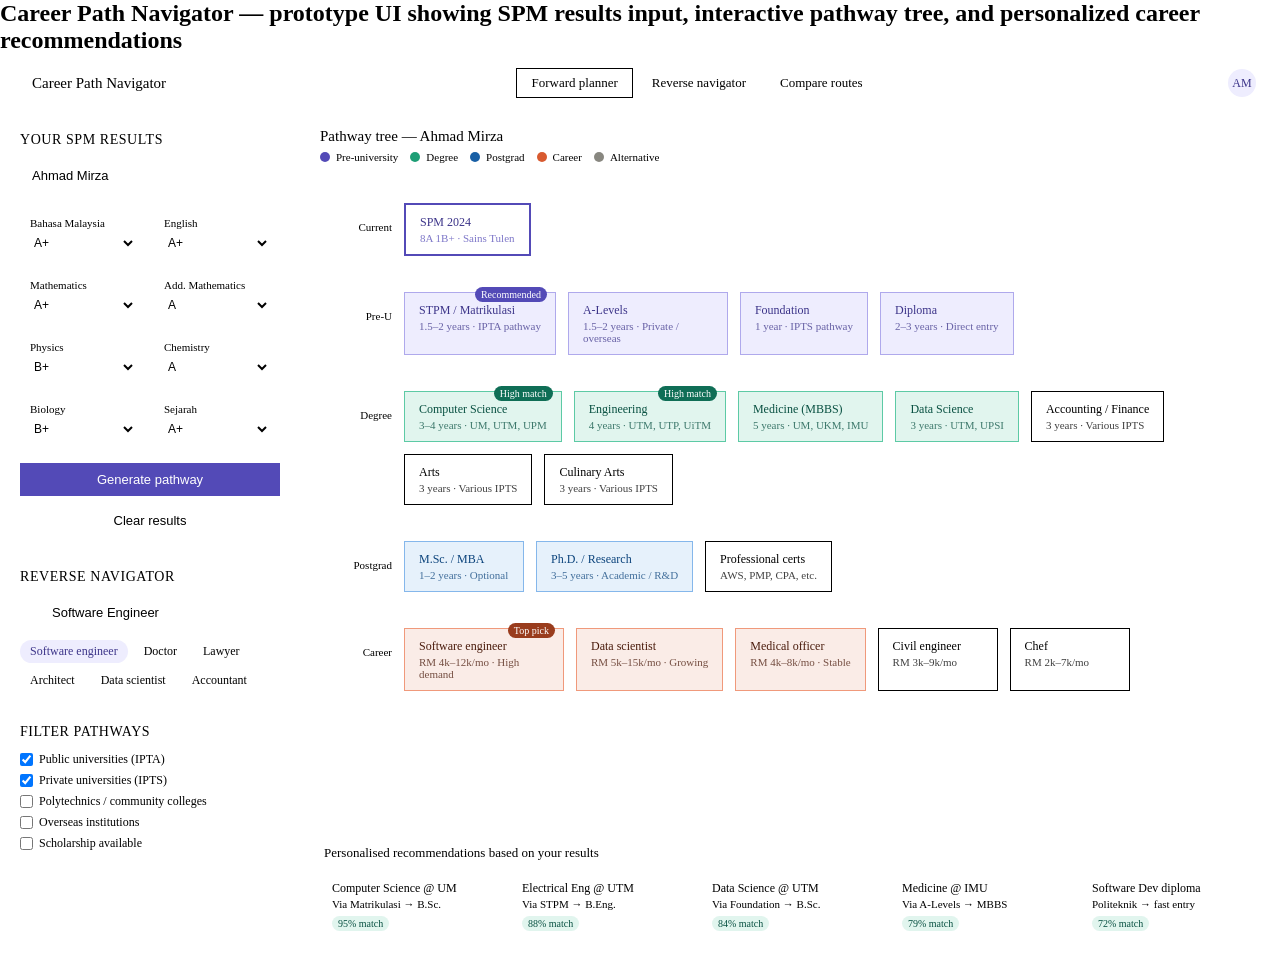
<file: index.html>
<!DOCTYPE html>
<html lang="en">
<head>
    <meta charset="UTF-8">
    <meta name="viewport" content="width=device-width, initial-scale=1.0">
    <title>Find My Path</title>
    <link rel="stylesheet" href="style.css">
</head>
<body>
    <h2 class="sr-only">Career Path Navigator — prototype UI showing SPM results input, interactive pathway tree, and personalized career recommendations</h2>

<nav class="nav">
  <div class="nav-logo"><i class="ti ti-route" aria-hidden="true"></i> Career Path Navigator</div>
  <div class="nav-tabs">
    <div class="tab active">Forward planner</div>
    <div class="tab">Reverse navigator</div>
    <div class="tab">Compare routes</div>
  </div>
  <div style="display:flex;align-items:center;gap:8px">
    <div style="width:28px;height:28px;border-radius:50%;background:#EEEDFE;display:flex;align-items:center;justify-content:center;font-size:12px;font-weight:500;color:#3C3489">AM</div>
  </div>
</nav>

<div class="main">
  <aside class="sidebar">
    <h2>Your SPM results</h2>
    <input class="result-input" type="text" placeholder="Student name / IC number" value="Ahmad Mirza">
    <div class="subject-grid">
      <div class="subject-card">
        <label>Bahasa Malaysia</label>
        <select><option class="grade-A">A+</option><option>A</option><option>B+</option></select>
      </div>
      <div class="subject-card">
        <label>English</label>
        <select><option class="grade-A">A+</option><option>A</option><option>B+</option></select>
      </div>
      <div class="subject-card">
        <label>Mathematics</label>
        <select><option class="grade-A">A+</option><option>A</option><option>B+</option></select>
      </div>
      <div class="subject-card">
        <label>Add. Mathematics</label>
        <select><option class="grade-A">A</option><option>A+</option><option>B+</option></select>
      </div>
      <div class="subject-card">
        <label>Physics</label>
        <select><option class="grade-B">B+</option><option>A+</option><option>A</option></select>
      </div>
      <div class="subject-card">
        <label>Chemistry</label>
        <select><option class="grade-A">A</option><option>A+</option><option>B+</option></select>
      </div>
      <div class="subject-card">
        <label>Biology</label>
        <select><option class="grade-B">B+</option><option>A+</option><option>A</option></select>
      </div>
      <div class="subject-card">
        <label>Sejarah</label>
        <select><option class="grade-A">A+</option><option>A</option><option>B+</option></select>
      </div>
    </div>
    <button class="btn-primary"><i class="ti ti-sparkles" aria-hidden="true"></i> Generate pathway</button>
    <button class="btn-secondary">Clear results</button>

    <hr class="divider">

    <h2>Reverse navigator</h2>
    <div class="search-career">
      <i class="ti ti-search" aria-hidden="true"></i>
      <input type="text" placeholder="Search target career..." value="Software Engineer">
    </div>
    <div class="career-chips">
      <div class="chip active">Software engineer</div>
      <div class="chip">Doctor</div>
      <div class="chip">Lawyer</div>
      <div class="chip">Architect</div>
      <div class="chip">Data scientist</div>
      <div class="chip">Accountant</div>
    </div>

    <hr class="divider">

    <h2>Filter pathways</h2>
    <div style="display:flex;flex-direction:column;gap:6px">
      <label style="font-size:12px;display:flex;align-items:center;gap:6px;color:var(--color-text-secondary);cursor:pointer"><input type="checkbox" checked> Public universities (IPTA)</label>
      <label style="font-size:12px;display:flex;align-items:center;gap:6px;color:var(--color-text-secondary);cursor:pointer"><input type="checkbox" checked> Private universities (IPTS)</label>
      <label style="font-size:12px;display:flex;align-items:center;gap:6px;color:var(--color-text-secondary);cursor:pointer"><input type="checkbox"> Polytechnics / community colleges</label>
      <label style="font-size:12px;display:flex;align-items:center;gap:6px;color:var(--color-text-secondary);cursor:pointer"><input type="checkbox"> Overseas institutions</label>
      <label style="font-size:12px;display:flex;align-items:center;gap:6px;color:var(--color-text-secondary);cursor:pointer"><input type="checkbox"> Scholarship available</label>
    </div>
  </aside>

  <main class="canvas-area" style="display:flex;flex-direction:column">
    <div class="canvas-header">
      <div>
        <h1>Pathway tree — Ahmad Mirza</h1>
        <div class="legend" style="margin-top:6px">
          <div class="legend-item"><div class="legend-dot" style="background:#534AB7"></div> Pre-university</div>
          <div class="legend-item"><div class="legend-dot" style="background:#1D9E75"></div> Degree</div>
          <div class="legend-item"><div class="legend-dot" style="background:#185FA5"></div> Postgrad</div>
          <div class="legend-item"><div class="legend-dot" style="background:#D85A30"></div> Career</div>
          <div class="legend-item"><div class="legend-dot" style="background:#888780"></div> Alternative</div>
        </div>
      </div>
      <div class="canvas-controls">
        <div class="icon-btn" title="Zoom in"><i class="ti ti-zoom-in" aria-hidden="true"></i></div>
        <div class="icon-btn" title="Zoom out"><i class="ti ti-zoom-out" aria-hidden="true"></i></div>
        <div class="icon-btn" title="Reset view"><i class="ti ti-focus-centered" aria-hidden="true"></i></div>
        <div class="icon-btn" title="Export"><i class="ti ti-download" aria-hidden="true"></i></div>
      </div>
    </div>

    <div class="tree-container">
      <div class="tree">

        <div class="tree-level">
          <div class="tree-level-label">Current</div>
          <div class="tree-nodes">
            <div class="node node-gray" style="background:var(--color-background-primary);border:2px solid #534AB7">
              <div class="node-title" style="color:#3C3489">SPM 2024</div>
              <div class="node-sub" style="color:#534AB7">8A 1B+ · Sains Tulen</div>
            </div>
          </div>
        </div>

        <div class="between-levels">
          <div style="margin-left:60px;display:flex;flex-direction:column;align-items:center"><div class="v-line" style="height:20px"></div></div>
        </div>

        <div class="tree-level">
          <div class="tree-level-label">Pre-U</div>
          <div class="tree-nodes">
            <div class="node node-purple" style="position:relative">
              <div class="node-badge">Recommended</div>
              <div class="node-title">STPM / Matrikulasi</div>
              <div class="node-sub">1.5–2 years · IPTA pathway</div>
              <div class="tooltip">
                <div style="font-weight:500;margin-bottom:4px">STPM / Matrikulasi</div>
                <div style="color:var(--color-text-secondary)">Main gateway to public universities. Qualifies for JPA, MARA scholarships.</div>
              </div>
            </div>
            <div class="node node-purple">
              <div class="node-title">A-Levels</div>
              <div class="node-sub">1.5–2 years · Private / overseas</div>
            </div>
            <div class="node node-purple">
              <div class="node-title">Foundation</div>
              <div class="node-sub">1 year · IPTS pathway</div>
            </div>
            <div class="node node-purple">
              <div class="node-title">Diploma</div>
              <div class="node-sub">2–3 years · Direct entry</div>
            </div>
          </div>
        </div>

        <div class="between-levels" style="padding-left:92px">
          <div style="display:flex;gap:48px">
            <div style="display:flex;flex-direction:column;align-items:center"><div class="v-line" style="height:20px"></div></div>
            <div style="display:flex;flex-direction:column;align-items:center"><div class="v-line" style="height:20px"></div></div>
            <div style="display:flex;flex-direction:column;align-items:center"><div class="v-line" style="height:20px"></div></div>
            <div style="display:flex;flex-direction:column;align-items:center"><div class="v-line" style="height:20px"></div></div>
          </div>
        </div>

        <div class="tree-level">
          <div class="tree-level-label">Degree</div>
          <div class="tree-nodes">
            <div class="node node-teal" style="position:relative">
              <div class="node-badge">High match</div>
              <div class="node-title">Computer Science</div>
              <div class="node-sub">3–4 years · UM, UTM, UPM</div>
              <div class="tooltip">
                <div style="font-weight:500;margin-bottom:4px">B.Sc. Computer Science</div>
                <div style="color:var(--color-text-secondary)">Strong match based on Maths A+ and Add Maths A. High employability in tech sector.</div>
              </div>
            </div>
            <div class="node node-teal" style="position:relative">
              <div class="node-badge">High match</div>
              <div class="node-title">Engineering</div>
              <div class="node-sub">4 years · UTM, UTP, UiTM</div>
            </div>
            <div class="node node-teal">
              <div class="node-title">Medicine (MBBS)</div>
              <div class="node-sub">5 years · UM, UKM, IMU</div>
            </div>
            <div class="node node-teal">
              <div class="node-title">Data Science</div>
              <div class="node-sub">3 years · UTM, UPSI</div>
            </div>
            <div class="node node-gray">
              <div class="node-title">Accounting / Finance</div>
              <div class="node-sub">3 years · Various IPTS</div>
            </div>
            <div class="node node-gray">
              <div class="node-title">Arts</div>
              <div class="node-sub">3 years · Various IPTS</div>
            </div>
            <div class="node node-gray">
              <div class="node-title">Culinary Arts</div>
              <div class="node-sub">3 years · Various IPTS</div>
            </div>
          </div>
        </div>

        <div class="between-levels" style="padding-left:92px">
          <div style="display:flex;gap:48px">
            <div style="display:flex;flex-direction:column;align-items:center"><div class="v-line" style="height:20px"></div></div>
            <div style="display:flex;flex-direction:column;align-items:center"><div class="v-line" style="height:20px"></div></div>
          </div>
        </div>

        <div class="tree-level">
          <div class="tree-level-label">Postgrad</div>
          <div class="tree-nodes">
            <div class="node node-blue">
              <div class="node-title">M.Sc. / MBA</div>
              <div class="node-sub">1–2 years · Optional</div>
            </div>
            <div class="node node-blue">
              <div class="node-title">Ph.D. / Research</div>
              <div class="node-sub">3–5 years · Academic / R&D</div>
            </div>
            <div class="node node-gray">
              <div class="node-title">Professional certs</div>
              <div class="node-sub">AWS, PMP, CPA, etc.</div>
            </div>
          </div>
        </div>

        <div class="between-levels" style="padding-left:92px">
          <div style="display:flex;gap:48px">
            <div style="display:flex;flex-direction:column;align-items:center"><div class="v-line" style="height:20px"></div></div>
            <div style="display:flex;flex-direction:column;align-items:center"><div class="v-line" style="height:20px"></div></div>
            <div style="display:flex;flex-direction:column;align-items:center"><div class="v-line" style="height:20px"></div></div>
          </div>
        </div>

        <div class="tree-level">
          <div class="tree-level-label">Career</div>
          <div class="tree-nodes">
            <div class="node node-coral" style="position:relative">
              <div class="node-badge">Top pick</div>
              <div class="node-title">Software engineer</div>
              <div class="node-sub">RM 4k–12k/mo · High demand</div>
            </div>
            <div class="node node-coral">
              <div class="node-title">Data scientist</div>
              <div class="node-sub">RM 5k–15k/mo · Growing</div>
            </div>
            <div class="node node-coral">
              <div class="node-title">Medical officer</div>
              <div class="node-sub">RM 4k–8k/mo · Stable</div>
            </div>
            <div class="node node-gray">
              <div class="node-title">Civil engineer</div>
              <div class="node-sub">RM 3k–9k/mo</div>
            </div>
            <div class="node node-gray">
              <div class="node-title">Chef</div>
              <div class="node-sub">RM 2k–7k/mo</div>
            </div>
          </div>
        </div>

      </div>
    </div>

    <div class="rec-panel">
      <h3><i class="ti ti-sparkles" aria-hidden="true" style="font-size:14px;margin-right:4px"></i>Personalised recommendations based on your results</h3>
      <div class="rec-cards">
        <div class="rec-card">
          <div class="rec-card-title">Computer Science @ UM</div>
          <div class="rec-card-sub">Via Matrikulasi → B.Sc.</div>
          <div class="rec-match">95% match</div>
        </div>
        <div class="rec-card">
          <div class="rec-card-title">Electrical Eng @ UTM</div>
          <div class="rec-card-sub">Via STPM → B.Eng.</div>
          <div class="rec-match">88% match</div>
        </div>
        <div class="rec-card">
          <div class="rec-card-title">Data Science @ UTM</div>
          <div class="rec-card-sub">Via Foundation → B.Sc.</div>
          <div class="rec-match">84% match</div>
        </div>
        <div class="rec-card">
          <div class="rec-card-title">Medicine @ IMU</div>
          <div class="rec-card-sub">Via A-Levels → MBBS</div>
          <div class="rec-match">79% match</div>
        </div>
        <div class="rec-card">
          <div class="rec-card-title">Software Dev diploma</div>
          <div class="rec-card-sub">Politeknik → fast entry</div>
          <div class="rec-match">72% match</div>
        </div>
      </div>
    </div>
  </main>
</div>

</body>
</html>
</file>
<file: style.css>
*{box-sizing:border-box;margin:0;padding:0}

body{font-family:var(--font-sans)}
.nav{
    display:flex;
    align-items:center;
    justify-content:space-between;
    padding:14px 24px;
    border-bottom:0.5px solid var(--color-border-tertiary);
    background:var(--color-background-primary)
}
.nav-logo{
    display:flex;
    align-items:center;
    gap:8px;font-size:15px;
    font-weight:500;
    color:var(--color-text-primary)}
.nav-logo i{font-size:20px;color:#534AB7
}
.nav-tabs{
    display:flex;
    gap:4px
}
.tab{
    padding:6px 14px;
    border-radius:var(--border-radius-md);
    font-size:13px;
    border:0.5px solid transparent;
    cursor:pointer;
    color:var(--color-text-secondary);
    background:transparent
}
.tab.active{
    background:var(--color-background-secondary);
    color:var(--color-text-primary);
    border-color:var(--color-border-tertiary)
}
.main{
    display:grid;
    grid-template-columns:300px 1fr;
    height:calc(100vh - 53px);
    min-height:600px
}
.sidebar{
    border-right:0.5px solid var(--color-border-tertiary);
    padding:20px;
    overflow-y:auto;
    background:var(--color-background-primary)
}
.sidebar h2{
    font-size:14px;
    font-weight:500;
    color:var(--color-text-secondary);
    margin-bottom:12px;
    text-transform:uppercase;
    letter-spacing:.04em
}
.result-input{
    width:100%;
    padding:8px 12px;
    border-radius:var(--border-radius-md);
    border:0.5px solid var(--color-border-secondary);
    font-size:13px;background:var(--color-background-primary);
    color:var(--color-text-primary);
    margin-bottom:16px
}
.subject-grid{
    display:grid;
    grid-template-columns:1fr 1fr;
    gap:8px;margin-bottom:16px
}
.subject-card{
    background:var(--color-background-secondary);
    border-radius:var(--border-radius-md);
    padding:10px;
    border:0.5px solid var(--color-border-tertiary)
}
.subject-card label{
    font-size:11px;
    color:var(--color-text-secondary);
    display:block;
    margin-bottom:4px
}
.subject-card select{
    width:100%;
    font-size:12px;
    border:none;
    background:transparent;
    color:var(--color-text-primary)
}
.grade-A{
    color:#0F6E56;
    font-weight:500
}
.grade-B{
    color:#185FA5;
    font-weight:500
}
.grade-C{
    color:#533AB7;
    font-weight:500;
}
.btn-primary{
    width:100%;
    padding:9px;
    border-radius:var(--border-radius-md);
    background:#534AB7;color:#fff;
    font-size:13px;font-weight:500;
    border:none;cursor:pointer;
    margin-bottom:8px
}
.btn-secondary{width:100%;padding:9px;border-radius:var(--border-radius-md);background:transparent;color:var(--color-text-primary);font-size:13px;border:0.5px solid var(--color-border-secondary);cursor:pointer}
.divider{border:none;border-top:0.5px solid var(--color-border-tertiary);margin:16px 0}
.search-career{position:relative;margin-bottom:12px}
.search-career input{width:100%;padding:8px 12px 8px 32px;border-radius:var(--border-radius-md);border:0.5px solid var(--color-border-secondary);font-size:13px;background:var(--color-background-primary);color:var(--color-text-primary)}
.search-career i{position:absolute;left:10px;top:9px;font-size:15px;color:var(--color-text-secondary)}
.career-chips{display:flex;flex-wrap:wrap;gap:6px}
.chip{padding:4px 10px;border-radius:20px;font-size:12px;border:0.5px solid var(--color-border-secondary);cursor:pointer;color:var(--color-text-secondary);background:var(--color-background-primary)}
.chip.active{background:#EEEDFE;border-color:#AFA9EC;color:#3C3489}
.canvas-area{background:var(--color-background-tertiary);position:relative;overflow:hidden}
.canvas-header{padding:16px 20px;border-bottom:0.5px solid var(--color-border-tertiary);background:var(--color-background-primary);display:flex;align-items:center;justify-content:space-between}
.canvas-header h1{font-size:15px;font-weight:500}
.canvas-controls{display:flex;gap:6px}
.icon-btn{width:32px;height:32px;border-radius:var(--border-radius-md);border:0.5px solid var(--color-border-tertiary);background:var(--color-background-primary);display:flex;align-items:center;justify-content:center;cursor:pointer;color:var(--color-text-secondary);font-size:16px}
.tree-container{padding:24px;overflow:auto;height:calc(100% - 57px)}
.tree{display:flex;flex-direction:column;gap:0;min-width:700px}
.tree-level{display:flex;align-items:flex-start;gap:0;position:relative}
.tree-level-label{font-size:11px;color:var(--color-text-secondary);width:80px;padding-top:18px;flex-shrink:0;text-align:right;padding-right:12px}
.tree-nodes{display:flex;gap:12px;flex:1;flex-wrap:wrap}
.connector-col{display:flex;flex-direction:column;align-items:center;width:40px;flex-shrink:0}
.v-line{width:1px;background:var(--color-border-secondary);flex:1;min-height:24px}
.h-connector{width:100%;height:1px;background:var(--color-border-secondary)}
.node{border-radius:var(--border-radius-md);padding:10px 14px;border:0.5px solid;cursor:pointer;min-width:120px;max-width:160px;position:relative}
.node:hover{filter:brightness(0.97)}
.node-title{font-size:12px;font-weight:500;margin-bottom:2px}
.node-sub{font-size:11px;opacity:.75}
.node-badge{position:absolute;top:-6px;right:8px;font-size:10px;padding:2px 6px;border-radius:10px;font-weight:500}
.node-purple{background:#EEEDFE;border-color:#AFA9EC;color:#3C3489}
.node-purple .node-badge{background:#534AB7;color:#fff}
.node-teal{background:#E1F5EE;border-color:#5DCAA5;color:#085041}
.node-teal .node-badge{background:#0F6E56;color:#fff}
.node-blue{background:#E6F1FB;border-color:#85B7EB;color:#0C447C}
.node-blue .node-badge{background:#185FA5;color:#fff}
.node-amber{background:#FAEEDA;border-color:#FAC775;color:#633806}
.node-amber .node-badge{background:#854F0B;color:#fff}
.node-coral{background:#FAECE7;border-color:#F0997B;color:#4A1B0C}
.node-coral .node-badge{background:#993C1D;color:#fff}
.node-gray{background:var(--color-background-secondary);border-color:var(--color-border-secondary);color:var(--color-text-primary)}
.between-levels{display:flex;padding-left:92px;gap:12px;margin:6px 0}
.between-levels .v-line{width:1px;height:20px;background:var(--color-border-secondary);flex-shrink:0}
.legend{display:flex;gap:12px;flex-wrap:wrap}
.legend-item{display:flex;align-items:center;gap:6px;font-size:11px;color:var(--color-text-secondary)}
.legend-dot{width:10px;height:10px;border-radius:50%}
.rec-panel{background:var(--color-background-primary);border-top:0.5px solid var(--color-border-tertiary);padding:14px 20px}
.rec-panel h3{font-size:13px;font-weight:500;margin-bottom:10px;color:var(--color-text-secondary)}
.rec-cards{display:flex;gap:10px;overflow-x:auto;padding-bottom:4px}
.rec-card{min-width:180px;background:var(--color-background-secondary);border-radius:var(--border-radius-md);padding:10px 12px;border:0.5px solid var(--color-border-tertiary);flex-shrink:0}
.rec-card-title{font-size:12px;font-weight:500;margin-bottom:2px}
.rec-card-sub{font-size:11px;color:var(--color-text-secondary)}
.rec-match{font-size:10px;margin-top:6px;padding:2px 6px;border-radius:10px;display:inline-block;background:#E1F5EE;color:#085041}
.tooltip{display:none;position:absolute;background:var(--color-background-primary);border:0.5px solid var(--color-border-secondary);border-radius:var(--border-radius-md);padding:10px 12px;font-size:12px;z-index:10;min-width:180px;box-shadow:none;pointer-events:none}
.node:hover .tooltip{display:block;bottom:calc(100% + 6px);left:0}
</file>
